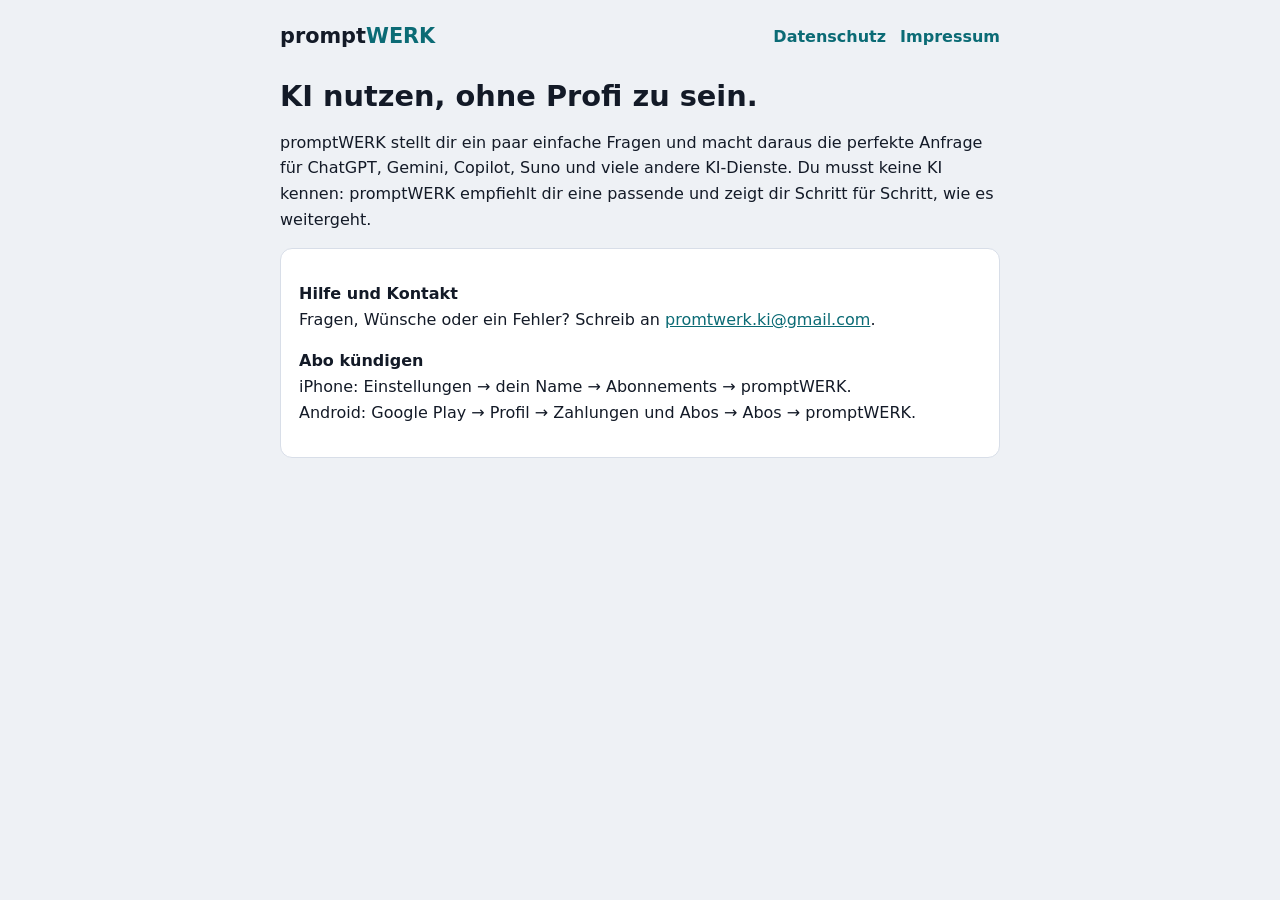
<file: index.html>
<!doctype html>
<html lang="de"><head><meta charset="utf-8"><meta name="viewport" content="width=device-width,initial-scale=1,viewport-fit=cover">
<title>promptWERK</title><link rel="stylesheet" href="style.css"></head>
<body>
<header><a class="logo" href="index.html">prompt<span>WERK</span></a><nav><a href="datenschutz.html">Datenschutz</a><a href="impressum.html">Impressum</a></nav></header>
<main>
<h1>KI nutzen, ohne Profi zu sein.</h1>
<p>promptWERK stellt dir ein paar einfache Fragen und macht daraus die perfekte Anfrage für ChatGPT, Gemini, Copilot, Suno und viele andere KI-Dienste. Du musst keine KI kennen: promptWERK empfiehlt dir eine passende und zeigt dir Schritt für Schritt, wie es weitergeht.</p>
<div class="card">
<p><strong>Hilfe und Kontakt</strong><br>Fragen, Wünsche oder ein Fehler? Schreib an <a href="mailto:promtwerk.ki@gmail.com">promtwerk.ki@gmail.com</a>.</p>
<p><strong>Abo kündigen</strong><br>iPhone: Einstellungen → dein Name → Abonnements → promptWERK.<br>Android: Google Play → Profil → Zahlungen und Abos → Abos → promptWERK.</p>
</div>
</main>
</body></html>
</file>
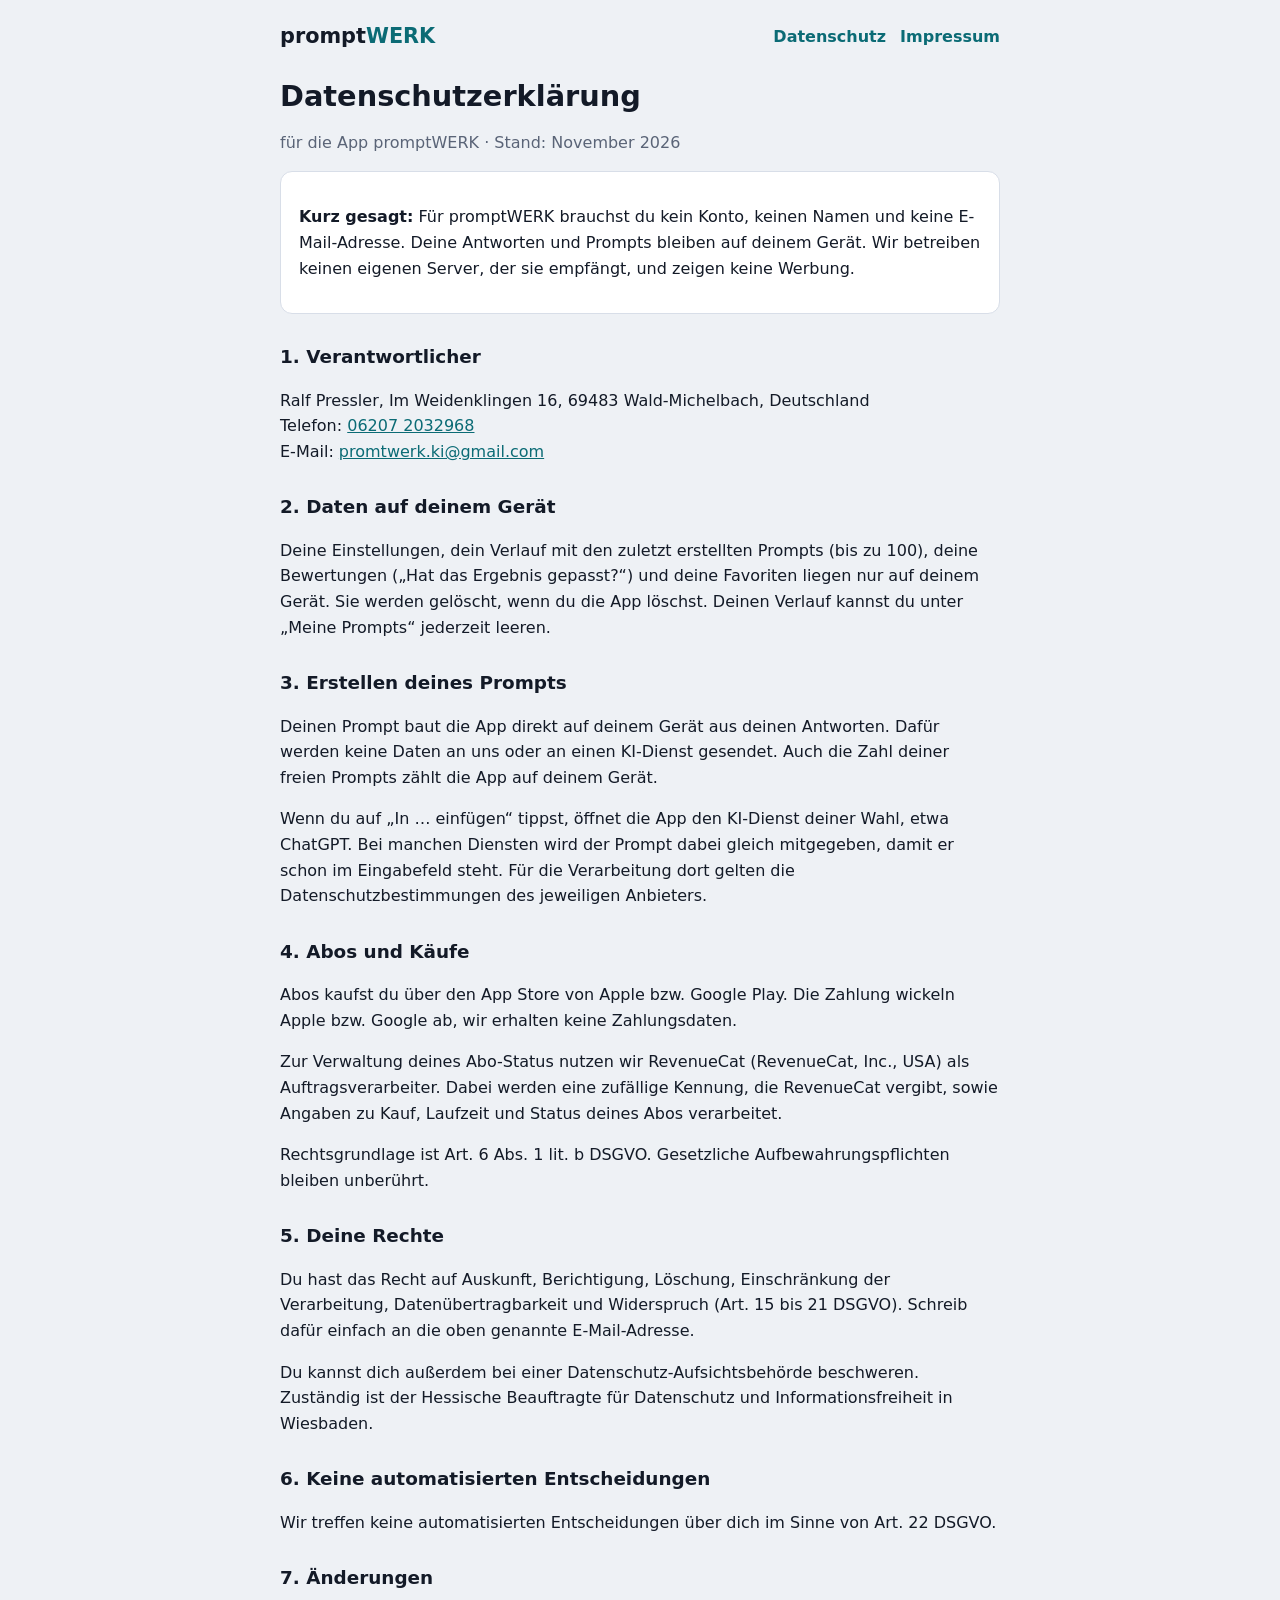
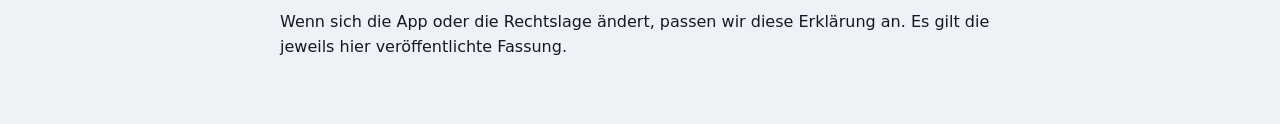
<file: datenschutz.html>
<!doctype html>
<html lang="de"><head><meta charset="utf-8"><meta name="viewport" content="width=device-width,initial-scale=1,viewport-fit=cover">
<title>Datenschutz – promptWERK</title><link rel="stylesheet" href="style.css"></head>
<body>
<header><a class="logo" href="index.html">prompt<span>WERK</span></a><nav><a href="datenschutz.html">Datenschutz</a><a href="impressum.html">Impressum</a></nav></header>
<main>
<!-- Entwurf, wird aus dem App-Repository (Ordner website/) gepflegt. -->
<h1>Datenschutzerklärung</h1>
<p class="muted">für die App promptWERK · Stand: November 2026</p>

<div class="card">
<p><strong>Kurz gesagt:</strong> Für promptWERK brauchst du kein Konto, keinen Namen und keine E-Mail-Adresse. Deine Antworten und Prompts bleiben auf deinem Gerät. Wir betreiben keinen eigenen Server, der sie empfängt, und zeigen keine Werbung.</p>
</div>

<h2>1. Verantwortlicher</h2>
<p>Ralf Pressler, Im Weidenklingen 16, 69483 Wald-Michelbach, Deutschland<br>Telefon: <a href="tel:+4962072032968">06207 2032968</a><br>E-Mail: <a href="mailto:promtwerk.ki@gmail.com">promtwerk.ki@gmail.com</a></p>

<h2>2. Daten auf deinem Gerät</h2>
<p>Deine Einstellungen, dein Verlauf mit den zuletzt erstellten Prompts (bis zu 100), deine Bewertungen („Hat das Ergebnis gepasst?“) und deine Favoriten liegen nur auf deinem Gerät. Sie werden gelöscht, wenn du die App löschst. Deinen Verlauf kannst du unter „Meine Prompts“ jederzeit leeren.</p>

<h2>3. Erstellen deines Prompts</h2>
<p>Deinen Prompt baut die App direkt auf deinem Gerät aus deinen Antworten. Dafür werden keine Daten an uns oder an einen KI-Dienst gesendet. Auch die Zahl deiner freien Prompts zählt die App auf deinem Gerät.</p>
<p>Wenn du auf „In … einfügen“ tippst, öffnet die App den KI-Dienst deiner Wahl, etwa ChatGPT. Bei manchen Diensten wird der Prompt dabei gleich mitgegeben, damit er schon im Eingabefeld steht. Für die Verarbeitung dort gelten die Datenschutzbestimmungen des jeweiligen Anbieters.</p>

<h2>4. Abos und Käufe</h2>
<p>Abos kaufst du über den App Store von Apple bzw. Google Play. Die Zahlung wickeln Apple bzw. Google ab, wir erhalten keine Zahlungsdaten.</p>
<p>Zur Verwaltung deines Abo-Status nutzen wir RevenueCat (RevenueCat, Inc., USA) als Auftragsverarbeiter. Dabei werden eine zufällige Kennung, die RevenueCat vergibt, sowie Angaben zu Kauf, Laufzeit und Status deines Abos verarbeitet.</p>
<p>Rechtsgrundlage ist Art. 6 Abs. 1 lit. b DSGVO. Gesetzliche Aufbewahrungspflichten bleiben unberührt.</p>

<h2>5. Deine Rechte</h2>
<p>Du hast das Recht auf Auskunft, Berichtigung, Löschung, Einschränkung der Verarbeitung, Datenübertragbarkeit und Widerspruch (Art. 15 bis 21 DSGVO). Schreib dafür einfach an die oben genannte E-Mail-Adresse.</p>
<p>Du kannst dich außerdem bei einer Datenschutz-Aufsichtsbehörde beschweren. Zuständig ist der Hessische Beauftragte für Datenschutz und Informationsfreiheit in Wiesbaden.</p>

<h2>6. Keine automatisierten Entscheidungen</h2>
<p>Wir treffen keine automatisierten Entscheidungen über dich im Sinne von Art. 22 DSGVO.</p>

<h2>7. Änderungen</h2>
<p>Wenn sich die App oder die Rechtslage ändert, passen wir diese Erklärung an. Es gilt die jeweils hier veröffentlichte Fassung.</p>
</main>
</body></html>
</file>
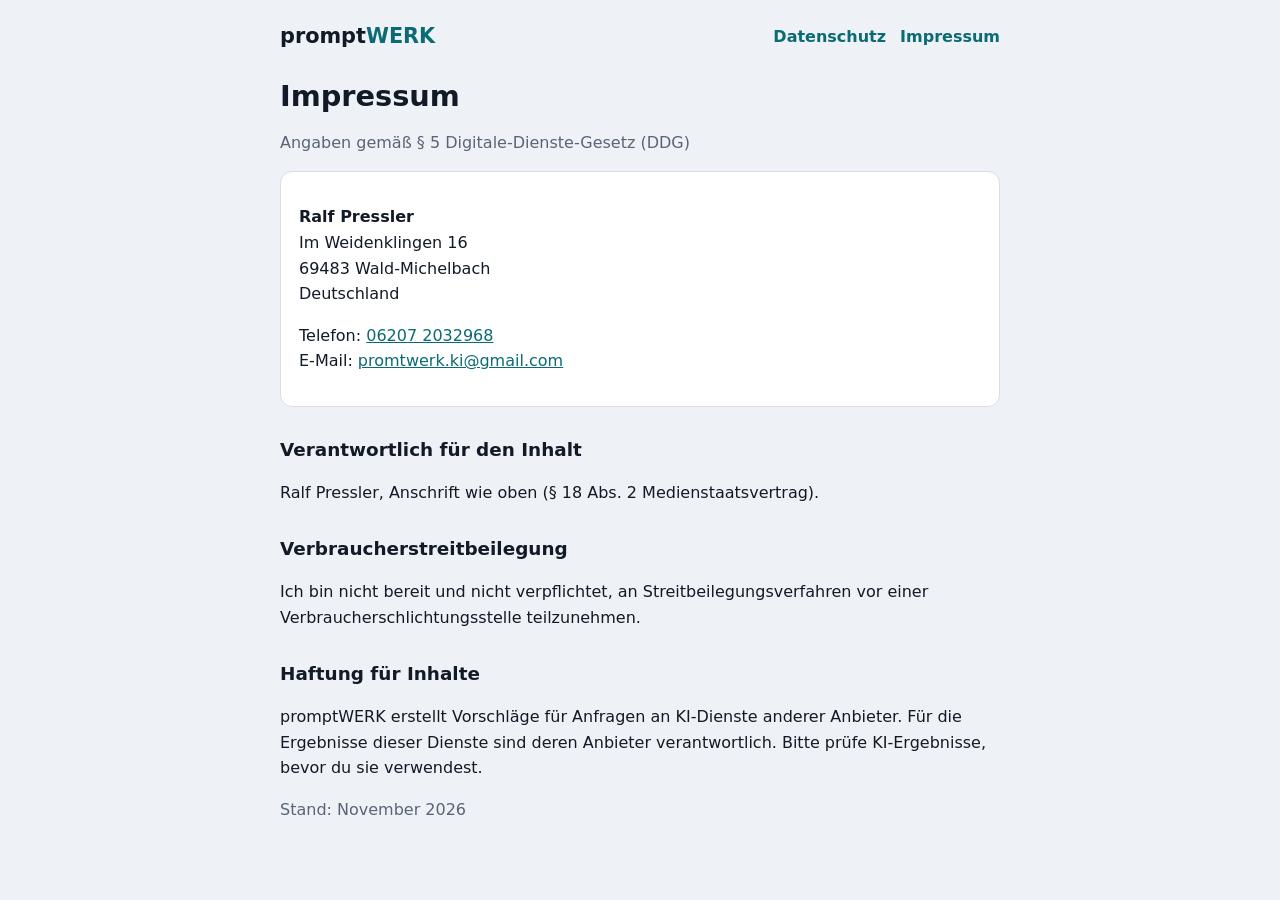
<file: impressum.html>
<!doctype html>
<html lang="de"><head><meta charset="utf-8"><meta name="viewport" content="width=device-width,initial-scale=1,viewport-fit=cover">
<title>Impressum – promptWERK</title><link rel="stylesheet" href="style.css"></head>
<body>
<header><a class="logo" href="index.html">prompt<span>WERK</span></a><nav><a href="datenschutz.html">Datenschutz</a><a href="impressum.html">Impressum</a></nav></header>
<main>
<h1>Impressum</h1>
<p class="muted">Angaben gemäß § 5 Digitale-Dienste-Gesetz (DDG)</p>
<div class="card">
<p><strong>Ralf Pressler</strong><br>Im Weidenklingen 16<br>69483 Wald-Michelbach<br>Deutschland</p>
<p>Telefon: <a href="tel:+4962072032968">06207 2032968</a><br>E-Mail: <a href="mailto:promtwerk.ki@gmail.com">promtwerk.ki@gmail.com</a></p>
</div>
<h2>Verantwortlich für den Inhalt</h2>
<p>Ralf Pressler, Anschrift wie oben (§ 18 Abs. 2 Medienstaatsvertrag).</p>
<h2>Verbraucherstreitbeilegung</h2>
<p>Ich bin nicht bereit und nicht verpflichtet, an Streitbeilegungsverfahren vor einer Verbraucherschlichtungsstelle teilzunehmen.</p>
<h2>Haftung für Inhalte</h2>
<p>promptWERK erstellt Vorschläge für Anfragen an KI-Dienste anderer Anbieter. Für die Ergebnisse dieser Dienste sind deren Anbieter verantwortlich. Bitte prüfe KI-Ergebnisse, bevor du sie verwendest.</p>
<p class="muted">Stand: November 2026</p>
</main>
</body></html>
</file>
<file: style.css>
:root{--bg:#EEF1F5;--surface:#FFFFFF;--ink:#131A27;--muted:#5A6477;--line:#D8DEE8;--accent:#0B6B75;color-scheme:light}
@media (prefers-color-scheme:dark){:root{--bg:#0D121B;--surface:#151C28;--ink:#E6EBF3;--muted:#98A3B7;--line:#263043;--accent:#4DBCC5;color-scheme:dark}}
*{box-sizing:border-box}
body{margin:0;background:var(--bg);color:var(--ink);font:16px/1.6 -apple-system,"Segoe UI",system-ui,sans-serif;padding:0 max(16px,env(safe-area-inset-left)) 48px max(16px,env(safe-area-inset-right))}
main{max-width:720px;margin:0 auto}
header{max-width:720px;margin:0 auto;padding:20px 0 8px;display:flex;justify-content:space-between;align-items:center;gap:12px;flex-wrap:wrap}
.logo{font-weight:800;font-size:1.3rem;color:var(--ink);text-decoration:none}.logo span{color:var(--accent)}
nav a{color:var(--accent);margin-left:14px;text-decoration:none;font-weight:600}
h1{font-size:1.8rem;line-height:1.2;margin:18px 0 4px}
h2{font-size:1.15rem;margin:28px 0 6px}
.muted{color:var(--muted)}
.card{background:var(--surface);border:1px solid var(--line);border-radius:12px;padding:16px 18px;margin:14px 0}
a{color:var(--accent)}
ul{padding-left:20px}
</file>
